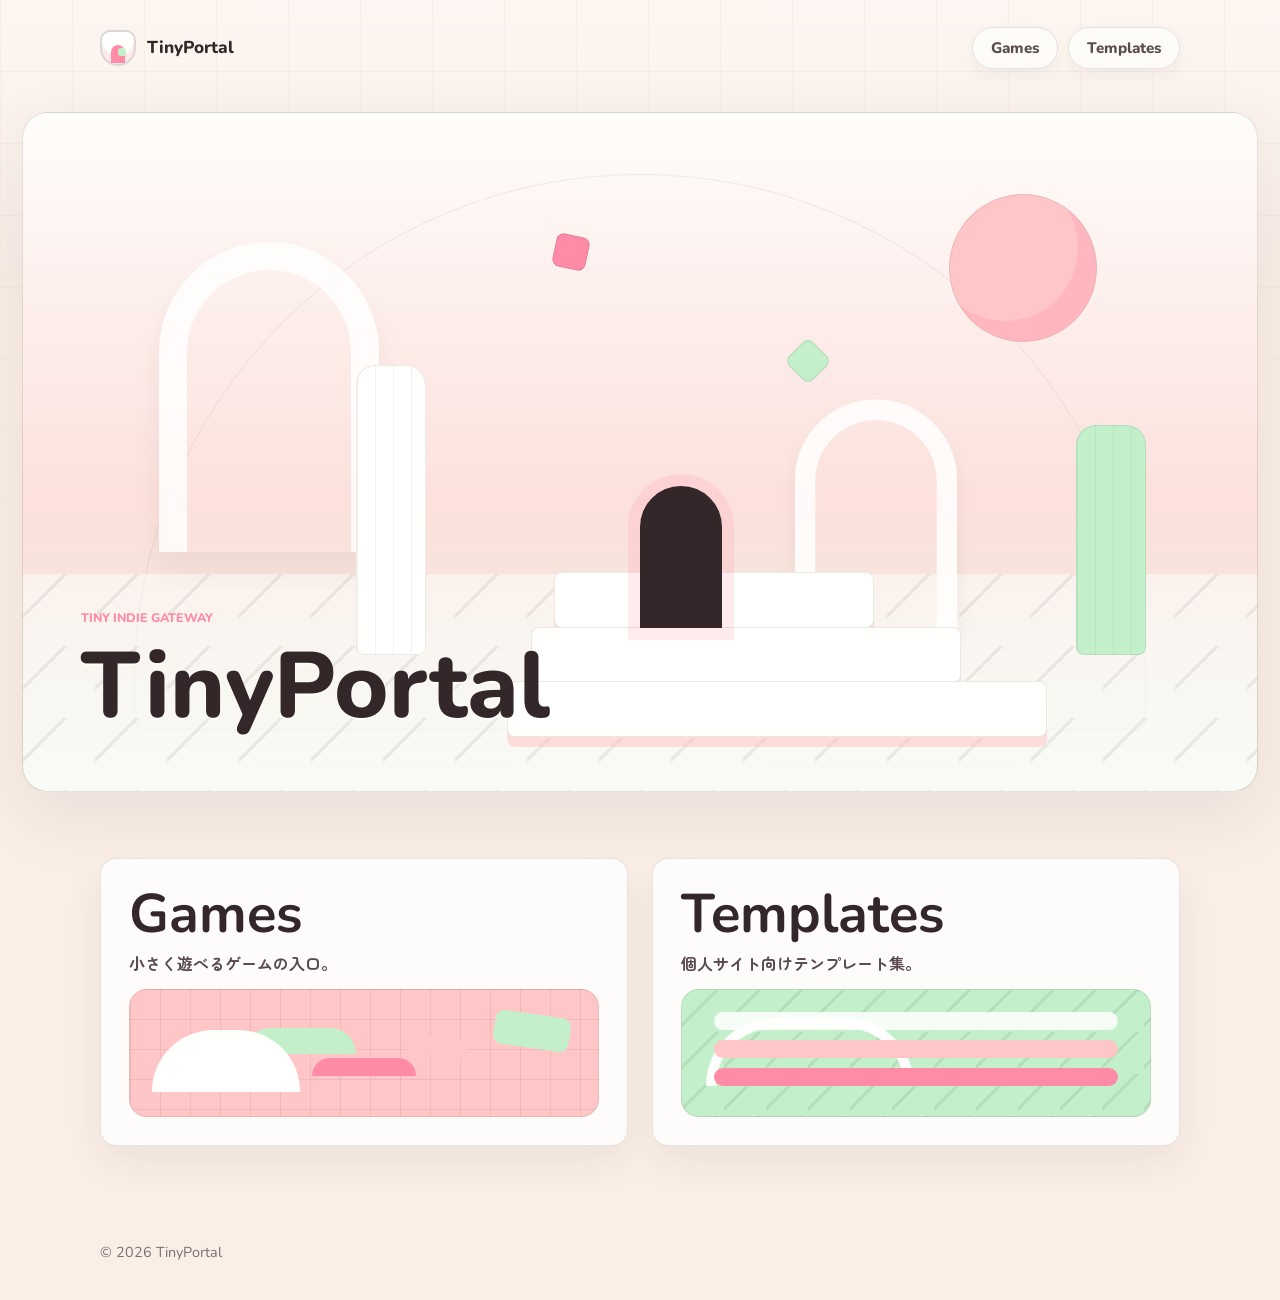
<file: index.html>
<!DOCTYPE html>
<html lang="ja">
<head>
  <meta charset="UTF-8">
  <meta name="viewport" content="width=device-width, initial-scale=1.0">
  <meta name="description" content="小さなゲームとテンプレートを探索するポータルサイト。">
  <title>TinyPortal</title>
  <link rel="preconnect" href="https://fonts.googleapis.com">
  <link rel="preconnect" href="https://fonts.gstatic.com" crossorigin>
  <link href="https://fonts.googleapis.com/css2?family=Nunito:wght@600;700;800;900&family=Zen+Maru+Gothic:wght@400;500;700;900&display=swap" rel="stylesheet">
  <link rel="stylesheet" href="style.css">
</head>
<body class="portal-site">
  <header class="site-header portal-header">
    <a class="brand portal-brand" href="index.html" aria-label="TinyPortal">
      <span class="brand-mark portal-brand-mark" aria-hidden="true"></span>
      <span>TinyPortal</span>
    </a>
    <nav class="site-nav portal-nav" aria-label="サイト内ナビゲーション">
      <a href="games.html">Games</a>
      <a href="templates.html">Templates</a>
    </nav>
  </header>

  <main>
    <section class="portal-hero" aria-labelledby="site-title">
      <div class="world-art" aria-label="階段とアーチが浮かぶインディーゲーム風のキービジュアル">
        <span class="world-sun"></span>
        <span class="world-arch world-arch-left"></span>
        <span class="world-arch world-arch-right"></span>
        <span class="world-column world-column-left"></span>
        <span class="world-column world-column-right"></span>
        <span class="world-stair world-stair-one"></span>
        <span class="world-stair world-stair-two"></span>
        <span class="world-stair world-stair-three"></span>
        <span class="world-object world-object-pink"></span>
        <span class="world-object world-object-green"></span>
        <span class="world-door"></span>
        <div class="portal-hero-copy">
          <p class="section-label">tiny indie gateway</p>
          <h1 id="site-title">TinyPortal</h1>
        </div>
      </div>
    </section>

    <section class="portal-gateway" aria-label="ポータルメニュー">
      <a class="portal-card ui-card" href="games.html">
        <span class="portal-card-art portal-card-games" aria-hidden="true"></span>
        <strong>Games</strong>
        <small>小さく遊べるゲームの入口。</small>
      </a>

      <a class="portal-card ui-card" href="templates.html">
        <span class="portal-card-art portal-card-templates" aria-hidden="true"></span>
        <strong>Templates</strong>
        <small>個人サイト向けテンプレート集。</small>
      </a>
    </section>
  </main>

  <footer class="site-footer portal-footer">
    <p>© 2026 TinyPortal</p>
  </footer>
</body>
</html>
</file>
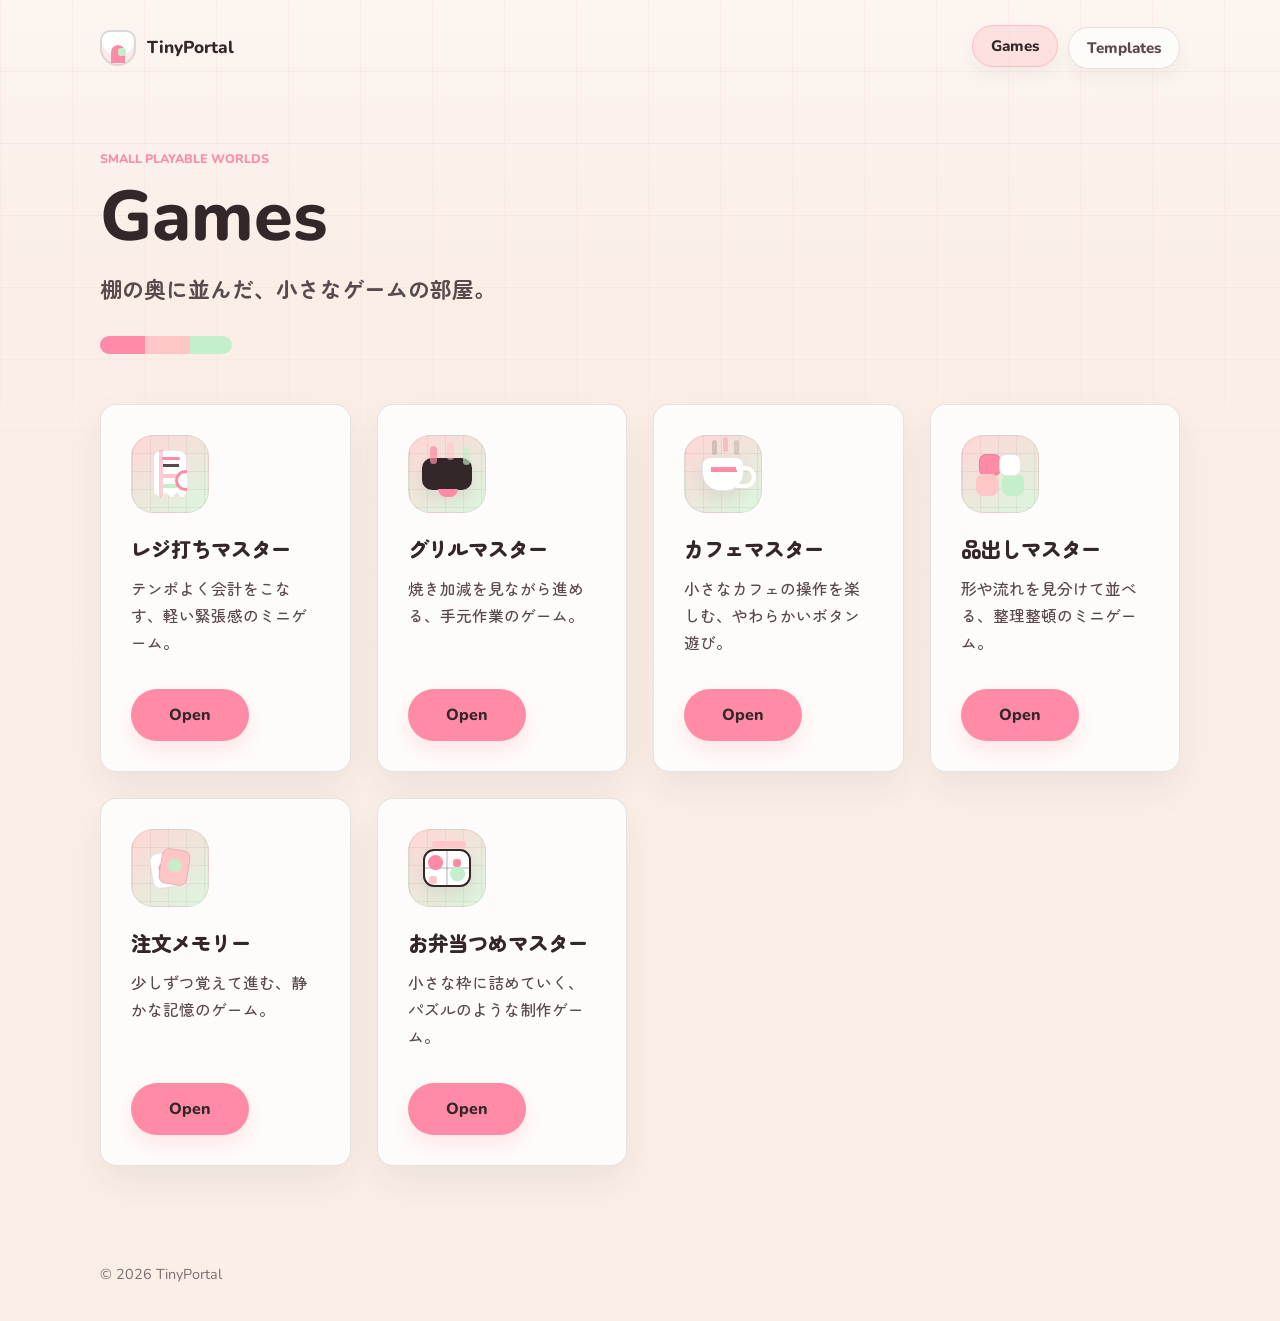
<file: games.html>
<!DOCTYPE html>
<html lang="ja">
<head>
  <meta charset="UTF-8">
  <meta name="viewport" content="width=device-width, initial-scale=1.0">
  <meta name="description" content="TinyPortalの小さなゲーム一覧。">
  <title>Games | TinyPortal</title>
  <link rel="preconnect" href="https://fonts.googleapis.com">
  <link rel="preconnect" href="https://fonts.gstatic.com" crossorigin>
  <link href="https://fonts.googleapis.com/css2?family=Nunito:wght@600;700;800;900&family=Zen+Maru+Gothic:wght@400;500;700;900&display=swap" rel="stylesheet">
  <link rel="stylesheet" href="style.css">
</head>
<body class="portal-site">
  <header class="site-header portal-header">
    <a class="brand portal-brand" href="index.html" aria-label="TinyPortal">
      <span class="brand-mark portal-brand-mark" aria-hidden="true"></span>
      <span>TinyPortal</span>
    </a>
    <nav class="site-nav portal-nav" aria-label="サイト内ナビゲーション">
      <a href="games.html" aria-current="page">Games</a>
      <a href="templates.html">Templates</a>
    </nav>
  </header>

  <main class="portal-page">
    <section class="hero-page-title" aria-labelledby="games-title">
      <p class="section-label">small playable worlds</p>
      <h1 id="games-title">Games</h1>
      <p class="lead">棚の奥に並んだ、小さなゲームの部屋。</p>
    </section>

    <section class="games portal-games" id="games" aria-label="ゲーム一覧">
      <div class="game-grid">
        <article class="game-card game-card-cashier ui-card">
          <div class="game-icon" aria-hidden="true"><span></span></div>
          <h3>レジ打ちマスター</h3>
          <p>テンポよく会計をこなす、軽い緊張感のミニゲーム。</p>
          <a class="play-button ui-button" href="https://shrimp7260-png.github.io/cashier_game/">Open</a>
        </article>

        <article class="game-card game-card-grill ui-card">
          <div class="game-icon" aria-hidden="true"><span></span></div>
          <h3>グリルマスター</h3>
          <p>焼き加減を見ながら進める、手元作業のゲーム。</p>
          <a class="play-button ui-button" href="https://shrimp7260-png.github.io/grill_game/">Open</a>
        </article>

        <article class="game-card game-card-cafe ui-card">
          <div class="game-icon" aria-hidden="true"><span></span></div>
          <h3>カフェマスター</h3>
          <p>小さなカフェの操作を楽しむ、やわらかいボタン遊び。</p>
          <a class="play-button ui-button" href="https://shrimp7260-png.github.io/cafe_button/">Open</a>
        </article>

        <article class="game-card game-card-sort ui-card">
          <div class="game-icon" aria-hidden="true"><span></span></div>
          <h3>品出しマスター</h3>
          <p>形や流れを見分けて並べる、整理整頓のミニゲーム。</p>
          <a class="play-button ui-button" href="https://shrimp7260-png.github.io/sort_game/">Open</a>
        </article>

        <article class="game-card game-card-memory ui-card">
          <div class="game-icon" aria-hidden="true"><span></span></div>
          <h3>注文メモリー</h3>
          <p>少しずつ覚えて進む、静かな記憶のゲーム。</p>
          <a class="play-button ui-button" href="https://shrimp7260-png.github.io/memory_game/">Open</a>
        </article>

        <article class="game-card game-card-bento ui-card">
          <div class="game-icon" aria-hidden="true"><span></span></div>
          <h3>お弁当つめマスター</h3>
          <p>小さな枠に詰めていく、パズルのような制作ゲーム。</p>
          <a class="play-button ui-button" href="https://shrimp7260-png.github.io/bento_game/">Open</a>
        </article>
      </div>
    </section>
  </main>

  <footer class="site-footer portal-footer">
    <p>© 2026 TinyPortal</p>
  </footer>
</body>
</html>
</file>
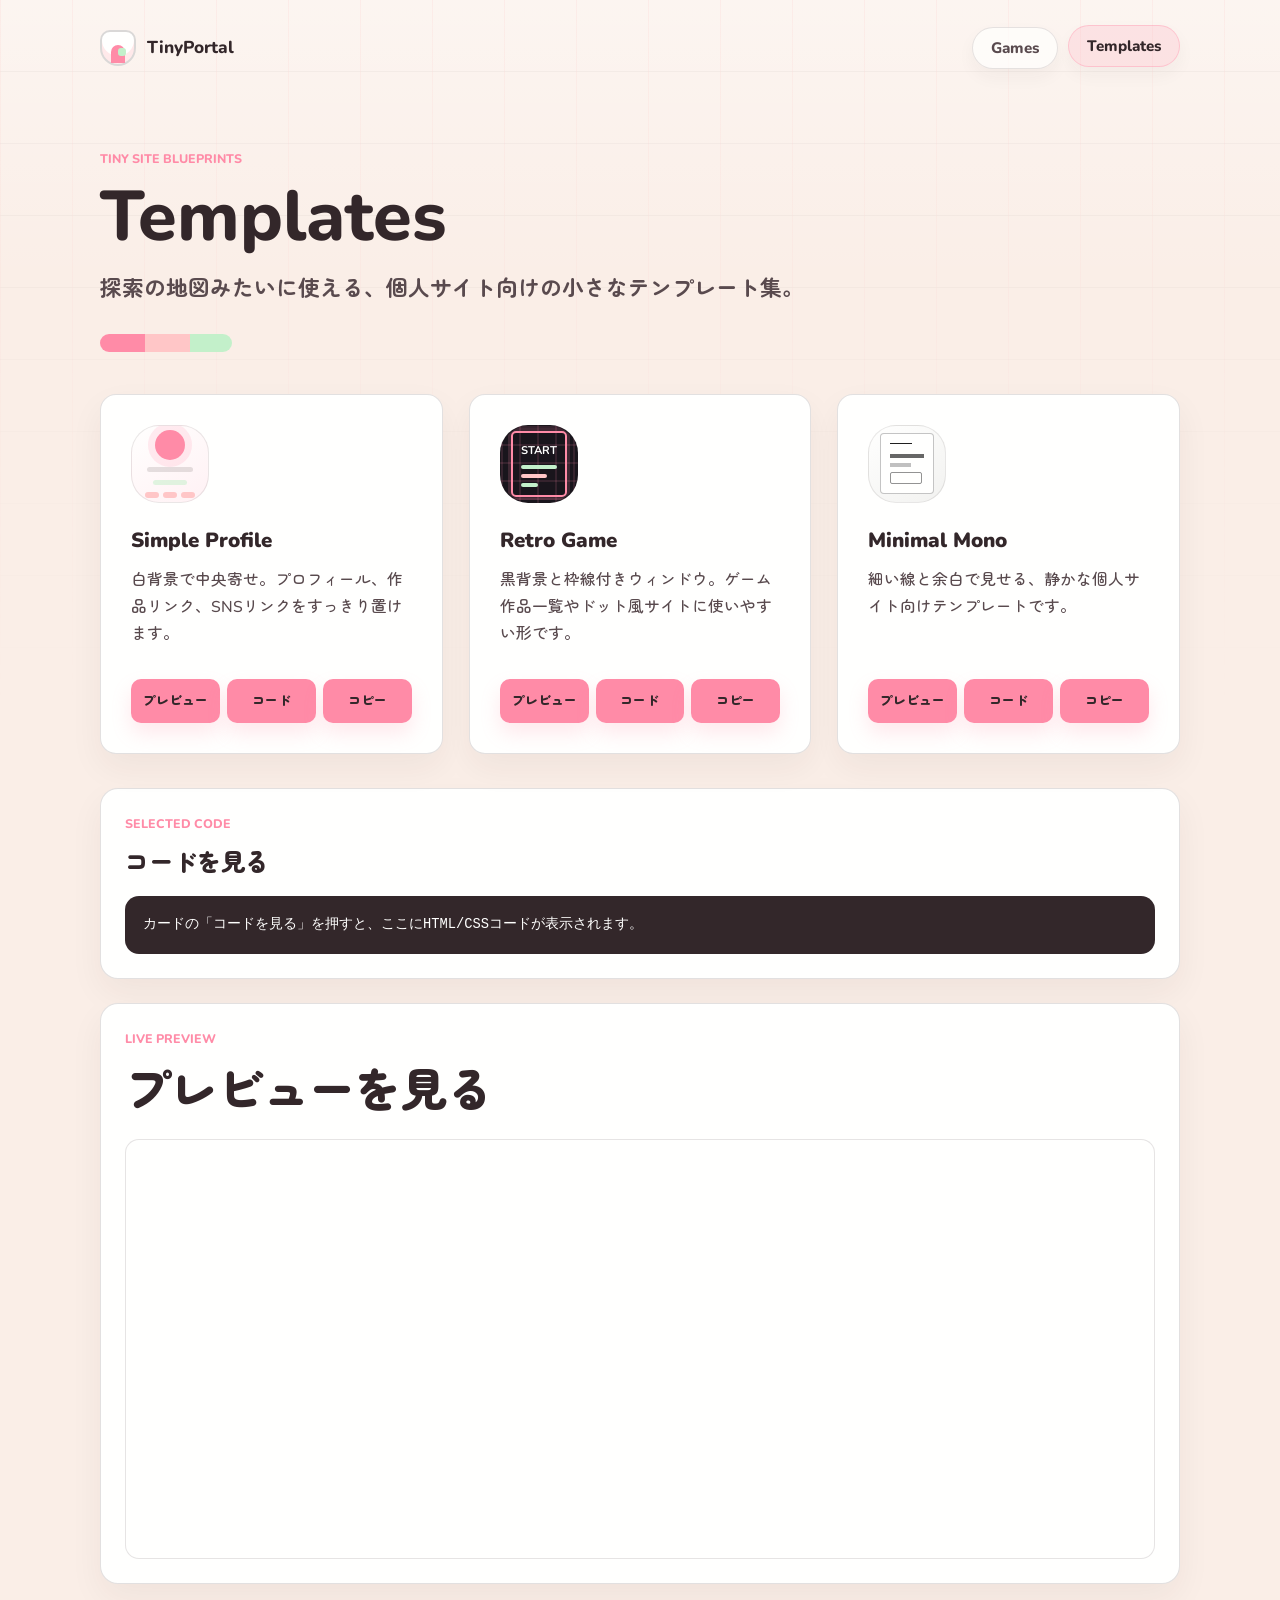
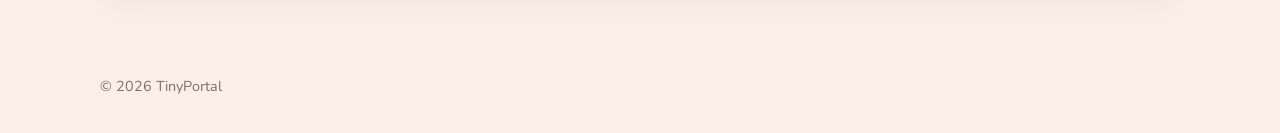
<file: templates.html>
<!DOCTYPE html>
<html lang="ja">
<head>
  <meta charset="UTF-8">
  <meta name="viewport" content="width=device-width, initial-scale=1.0">
  <meta name="description" content="TinyPortalの個人サイト向けHTML/CSSテンプレート集。">
  <title>Templates | TinyPortal</title>
  <link rel="preconnect" href="https://fonts.googleapis.com">
  <link rel="preconnect" href="https://fonts.gstatic.com" crossorigin>
  <link href="https://fonts.googleapis.com/css2?family=Nunito:wght@600;700;800;900&family=Zen+Maru+Gothic:wght@400;500;700;900&display=swap" rel="stylesheet">
  <link rel="stylesheet" href="style.css">
  <link rel="stylesheet" href="templates.css">
</head>
<body class="portal-site">
  <header class="site-header portal-header">
    <a class="brand portal-brand" href="index.html" aria-label="TinyPortal">
      <span class="brand-mark portal-brand-mark" aria-hidden="true"></span>
      <span>TinyPortal</span>
    </a>
    <nav class="site-nav portal-nav" aria-label="サイト内ナビゲーション">
      <a href="games.html">Games</a>
      <a href="templates.html" aria-current="page">Templates</a>
    </nav>
  </header>

  <main class="templates-page portal-page">
    <section class="templates-hero hero-page-title" aria-labelledby="templates-title">
      <p class="section-label">tiny site blueprints</p>
      <h1 id="templates-title">Templates</h1>
      <p class="lead">探索の地図みたいに使える、個人サイト向けの小さなテンプレート集。</p>
    </section>

    <section class="template-list" aria-label="テンプレート一覧">
      <article class="template-card ui-card">
        <div class="template-preview simple-preview" aria-hidden="true">
          <div class="preview-avatar"></div>
          <span></span>
          <span></span>
          <div class="preview-links"><i></i><i></i><i></i></div>
        </div>
        <div class="template-body">
          <h2>Simple Profile</h2>
          <p>白背景で中央寄せ。プロフィール、作品リンク、SNSリンクをすっきり置けます。</p>
          <div class="template-actions">
            <button type="button" data-action="preview" data-template="simple">プレビュー</button>
            <button type="button" data-action="code" data-template="simple">コード</button>
            <button type="button" data-action="copy" data-template="simple">コピー</button>
          </div>
        </div>
      </article>

      <article class="template-card ui-card">
        <div class="template-preview retro-preview" aria-hidden="true">
          <div class="retro-window">
            <b>START</b>
            <span></span>
            <span></span>
            <span></span>
          </div>
        </div>
        <div class="template-body">
          <h2>Retro Game</h2>
          <p>黒背景と枠線付きウィンドウ。ゲーム作品一覧やドット風サイトに使いやすい形です。</p>
          <div class="template-actions">
            <button type="button" data-action="preview" data-template="retro">プレビュー</button>
            <button type="button" data-action="code" data-template="retro">コード</button>
            <button type="button" data-action="copy" data-template="retro">コピー</button>
          </div>
        </div>
      </article>

      <article class="template-card ui-card">
        <div class="template-preview mono-preview" aria-hidden="true">
          <div class="mono-card">
            <i></i>
            <span></span>
            <span></span>
            <em></em>
          </div>
        </div>
        <div class="template-body">
          <h2>Minimal Mono</h2>
          <p>細い線と余白で見せる、静かな個人サイト向けテンプレートです。</p>
          <div class="template-actions">
            <button type="button" data-action="preview" data-template="dark">プレビュー</button>
            <button type="button" data-action="code" data-template="dark">コード</button>
            <button type="button" data-action="copy" data-template="dark">コピー</button>
          </div>
        </div>
      </article>
    </section>

    <section class="code-panel ui-card" id="codePanel" aria-live="polite">
      <div class="code-panel-head">
        <div>
          <p class="section-label">selected code</p>
          <h2 id="codeTitle">コードを見る</h2>
        </div>
        <p id="copyStatus" class="copy-status" role="status"></p>
      </div>
      <pre><code id="templateCode">カードの「コードを見る」を押すと、ここにHTML/CSSコードが表示されます。</code></pre>
    </section>

    <section class="live-preview-panel ui-card" id="previewPanel" aria-live="polite">
      <div class="code-panel-head">
        <div>
          <p class="section-label">live preview</p>
          <h2 id="previewTitle">プレビューを見る</h2>
        </div>
      </div>
      <iframe id="templatePreview" title="テンプレートのライブプレビュー"></iframe>
    </section>
  </main>

  <footer class="site-footer portal-footer">
    <p>© 2026 TinyPortal</p>
  </footer>

  <script src="templates.js"></script>
</body>
</html>
</file>
<file: style.css>
:root {
  --bg: #faeee7;
  --main: #ff8ba7;
  --accent: #ffc6c7;
  --tertiary: #c3f0ca;
  --text: #33272a;
  --muted: #594a4e;
  --card: #fffffe;
  --border: rgba(51, 39, 42, 0.14);
  --soft-main: rgba(255, 139, 167, 0.2);
  --soft-accent: rgba(255, 198, 199, 0.4);
  --soft-tertiary: rgba(195, 240, 202, 0.52);
  --card-shadow: 0 14px 34px rgba(51, 39, 42, 0.055);
  --font-rounded: "Nunito", "Zen Maru Gothic", "M PLUS Rounded 1c", "Hiragino Maru Gothic ProN", "Yu Gothic", "Meiryo", system-ui, sans-serif;
}

* {
  box-sizing: border-box;
}

html {
  scroll-behavior: smooth;
}

body {
  margin: 0;
  min-height: 100vh;
  background: var(--bg);
  color: var(--text);
  font-family: var(--font-rounded);
  line-height: 1.75;
}

body::before {
  position: fixed;
  inset: 0;
  z-index: -2;
  pointer-events: none;
  background:
    radial-gradient(circle at 12% 10%, rgba(255, 198, 199, 0.36), transparent 25rem),
    radial-gradient(circle at 88% 30%, rgba(195, 240, 202, 0.42), transparent 24rem);
  content: "";
}

a {
  color: inherit;
  text-decoration: none;
}

.site-header,
.hero,
.games,
.site-footer {
  width: min(1080px, calc(100% - 44px));
  margin-inline: auto;
}

.site-header {
  display: flex;
  align-items: center;
  justify-content: space-between;
  padding: 26px 0;
}

.brand {
  display: inline-flex;
  align-items: center;
  gap: 11px;
  min-height: 44px;
  font-family: var(--font-rounded);
  font-size: 1.08rem;
  font-weight: 800;
}

.brand-mark {
  position: relative;
  width: 36px;
  height: 36px;
  border: 2px solid var(--main);
  border-radius: 14px;
  background: var(--card);
}

.brand-mark::before,
.brand-mark::after {
  position: absolute;
  border-radius: 999px;
  content: "";
}

.brand-mark::before {
  width: 14px;
  height: 14px;
  left: 7px;
  top: 7px;
  background: var(--accent);
}

.brand-mark::after {
  width: 11px;
  height: 11px;
  right: 6px;
  bottom: 6px;
  background: var(--main);
}

.site-nav a {
  display: inline-flex;
  align-items: center;
  justify-content: center;
  min-height: 42px;
  padding: 0 18px;
  border: 1px solid var(--border);
  border-radius: 999px;
  background: rgba(255, 255, 255, 0.5);
  color: var(--muted);
  font-family: var(--font-rounded);
  font-size: 0.95rem;
  font-weight: 800;
}

.site-nav {
  display: flex;
  align-items: center;
  justify-content: flex-end;
  gap: 10px;
  flex-wrap: wrap;
}

.hero {
  display: grid;
  grid-template-columns: minmax(0, 1fr) minmax(310px, 0.82fr);
  align-items: center;
  gap: clamp(42px, 8vw, 92px);
  min-height: calc(100vh - 96px);
  padding: 34px 0 82px;
}

.hero-text {
  max-width: 620px;
}

.section-label {
  margin: 0 0 13px;
  color: var(--main);
  font-family: var(--font-rounded);
  font-size: 0.78rem;
  font-weight: 800;
  letter-spacing: 0;
  text-transform: uppercase;
}

h1,
h2,
h3,
p {
  margin-top: 0;
}

h1 {
  margin-bottom: 20px;
  font-family: var(--font-rounded);
  font-size: clamp(3.2rem, 8.6vw, 6.8rem);
  font-weight: 800;
  line-height: 0.98;
}

.lead {
  max-width: 30rem;
  margin-bottom: 0;
  color: var(--muted);
  font-size: clamp(1.08rem, 2vw, 1.36rem);
  font-weight: 700;
}

.hero-art {
  position: relative;
  min-height: 410px;
}

.art-screen {
  position: absolute;
  right: 28px;
  top: 58px;
  display: block;
  width: min(82%, 330px);
  aspect-ratio: 1.06 / 1;
  border: 2px solid rgba(51, 39, 42, 0.12);
  border-radius: 34px;
  background: var(--card);
  box-shadow: 0 18px 40px rgba(51, 39, 42, 0.06);
  animation: screen-float 7s ease-in-out infinite;
}

.screen-bar,
.screen-pill,
.screen-dot,
.screen-line {
  position: absolute;
  display: block;
}

.screen-bar {
  left: 34px;
  right: 34px;
  top: 34px;
  height: 16px;
  border-radius: 999px;
  background: var(--soft-tertiary);
}

.screen-pill {
  left: 34px;
  bottom: 38px;
  width: 44%;
  height: 18px;
  border-radius: 999px;
  background: var(--accent);
}

.screen-dot {
  width: 52px;
  height: 52px;
  border-radius: 18px;
}

.dot-one {
  left: 38px;
  top: 88px;
  background: var(--main);
}

.dot-two {
  left: 104px;
  top: 130px;
  background: var(--accent);
}

.dot-three {
  right: 50px;
  top: 96px;
  background: var(--tertiary);
}

.screen-line {
  height: 10px;
  border-radius: 999px;
  background: rgba(51, 39, 42, 0.12);
}

.line-one {
  right: 42px;
  top: 176px;
  width: 40%;
}

.line-two {
  right: 76px;
  top: 202px;
  width: 26%;
}

.art-tile {
  position: absolute;
  z-index: 1;
  display: block;
  border: 2px solid rgba(51, 39, 42, 0.1);
  border-radius: 26px;
  background: var(--card);
  box-shadow: 0 12px 28px rgba(51, 39, 42, 0.05);
}

.art-tile::before,
.art-tile::after {
  position: absolute;
  border-radius: 999px;
  content: "";
}

.tile-left {
  left: 14px;
  top: 34px;
  width: 104px;
  height: 104px;
  animation: tile-left-float 5.8s ease-in-out infinite;
}

.tile-left::before {
  width: 38px;
  height: 38px;
  left: 19px;
  top: 20px;
  background: var(--accent);
}

.tile-left::after {
  width: 44px;
  height: 12px;
  left: 28px;
  bottom: 24px;
  background: var(--soft-tertiary);
}

.tile-right {
  right: 4px;
  bottom: 50px;
  width: 96px;
  height: 96px;
  animation: tile-right-float 6.4s ease-in-out infinite;
}

.tile-right::before {
  width: 48px;
  height: 18px;
  left: 22px;
  top: 28px;
  background: var(--main);
}

.tile-right::after {
  width: 34px;
  height: 34px;
  right: 18px;
  bottom: 17px;
  background: var(--accent);
}

.art-ring {
  position: absolute;
  left: 62px;
  bottom: 86px;
  width: 74px;
  height: 74px;
  border: 12px solid var(--soft-tertiary);
  border-radius: 50%;
  animation: ring-breathe 5.2s ease-in-out infinite;
}

.art-spark {
  position: absolute;
  width: 16px;
  height: 16px;
  border-radius: 7px;
  background: var(--accent);
}

.spark-one {
  left: 52%;
  top: 18px;
  animation: spark-one-drift 4.8s ease-in-out infinite;
}

.spark-two {
  left: 16%;
  bottom: 58px;
  background: var(--main);
  animation: spark-two-drift 5.6s ease-in-out infinite;
}

.art-blob {
  position: absolute;
  z-index: -1;
  display: block;
  border-radius: 999px;
}

.blob-green {
  right: 0;
  top: 86px;
  width: 270px;
  height: 190px;
  background: var(--soft-tertiary);
  animation: blob-green-drift 8.4s ease-in-out infinite;
}

.blob-yellow {
  left: 8px;
  bottom: 74px;
  width: 190px;
  height: 126px;
  background: var(--soft-accent);
  animation: blob-yellow-drift 7.6s ease-in-out infinite;
}

@keyframes screen-float {
  0%,
  100% {
    transform: translate3d(0, 0, 0) rotate(0deg);
  }

  50% {
    transform: translate3d(0, -10px, 0) rotate(0.7deg);
  }
}

@keyframes tile-left-float {
  0%,
  100% {
    transform: translate3d(0, 0, 0) rotate(-8deg);
  }

  50% {
    transform: translate3d(-4px, -12px, 0) rotate(-4deg);
  }
}

@keyframes tile-right-float {
  0%,
  100% {
    transform: translate3d(0, 0, 0) rotate(7deg);
  }

  50% {
    transform: translate3d(5px, -9px, 0) rotate(3deg);
  }
}

@keyframes ring-breathe {
  0%,
  100% {
    transform: scale(1);
    opacity: 1;
  }

  50% {
    transform: scale(1.08);
    opacity: 0.76;
  }
}

@keyframes spark-one-drift {
  0%,
  100% {
    transform: translate3d(0, 0, 0) rotate(18deg);
  }

  50% {
    transform: translate3d(6px, -8px, 0) rotate(42deg);
  }
}

@keyframes spark-two-drift {
  0%,
  100% {
    transform: translate3d(0, 0, 0) rotate(-18deg);
  }

  50% {
    transform: translate3d(-5px, 7px, 0) rotate(-42deg);
  }
}

@keyframes blob-green-drift {
  0%,
  100% {
    transform: translate3d(0, 0, 0) rotate(-20deg);
  }

  50% {
    transform: translate3d(10px, -8px, 0) rotate(-15deg);
  }
}

@keyframes blob-yellow-drift {
  0%,
  100% {
    transform: translate3d(0, 0, 0) rotate(17deg);
  }

  50% {
    transform: translate3d(-8px, 6px, 0) rotate(12deg);
  }
}

@keyframes icon-bob {
  0%,
  100% {
    transform: translateY(0);
  }

  45% {
    transform: translateY(-4px);
  }
}

@keyframes cashier-lines {
  0%,
  62%,
  100% {
    opacity: 0;
    transform: translateY(4px);
  }

  18%,
  42% {
    opacity: 1;
    transform: translateY(0);
  }
}

@keyframes cashier-dot {
  0%,
  55%,
  100% {
    opacity: 0;
    transform: scale(0.65);
  }

  18%,
  28% {
    opacity: 0.9;
    transform: scale(1);
  }
}

@keyframes grill-wiggle {
  0%,
  100% {
    transform: translateY(0) rotate(0deg);
  }

  32% {
    transform: translateY(-2px) rotate(-4deg);
  }

  64% {
    transform: translateY(1px) rotate(3deg);
  }
}

@keyframes cup-sway {
  0%,
  100% {
    transform: translateY(0) rotate(0deg);
  }

  50% {
    transform: translateY(-2px) rotate(2deg);
  }
}

@keyframes cup-pour {
  0%,
  100% {
    transform: translateY(0) rotate(0deg);
  }

  38%,
  58% {
    transform: translateY(-2px) rotate(-7deg);
  }
}

@keyframes steam-rise {
  0%,
  100% {
    opacity: 0;
    transform: translate3d(0, 8px, 0) scaleY(0.78);
  }

  28% {
    opacity: 0.62;
  }

  68% {
    opacity: 0;
    transform: translate3d(0, -8px, 0) scaleY(1.08);
  }
}

@keyframes grill-heat {
  0%,
  100% {
    opacity: 0;
    transform: translateY(8px) scaleY(0.72);
  }

  36% {
    opacity: 0.68;
  }

  72% {
    opacity: 0;
    transform: translateY(-9px) scaleY(1.08);
  }
}

@keyframes grill-glow {
  0%,
  100% {
    opacity: 0.32;
    transform: scaleX(0.78);
  }

  45% {
    opacity: 0.82;
    transform: scaleX(1);
  }
}

@keyframes cafe-pour {
  0%,
  28%,
  78%,
  100% {
    opacity: 0;
    transform: translate3d(-5px, -6px, 0) rotate(18deg) scaleY(0.2);
  }

  40%,
  62% {
    opacity: 0.82;
    transform: translate3d(0, 0, 0) rotate(18deg) scaleY(1);
  }
}

@keyframes cafe-drop {
  0%,
  36%,
  100% {
    opacity: 0;
    transform: translate3d(-8px, -8px, 0) scale(0.55);
  }

  52% {
    opacity: 0.9;
    transform: translate3d(0, 4px, 0) scale(1);
  }

  70% {
    opacity: 0;
    transform: translate3d(2px, 12px, 0) scale(0.75);
  }
}

@keyframes sort-slide {
  0%,
  100% {
    transform: translateX(0);
  }

  35% {
    transform: translateX(-4px);
  }

  70% {
    transform: translateX(4px);
  }
}

@keyframes sort-arrow-left {
  0%,
  70%,
  100% {
    opacity: 0;
    transform: translateX(6px) rotate(45deg);
  }

  24%,
  48% {
    opacity: 1;
    transform: translateX(0) rotate(45deg);
  }
}

@keyframes sort-arrow-right {
  0%,
  70%,
  100% {
    opacity: 0;
    transform: translateX(-6px) rotate(225deg);
  }

  24%,
  48% {
    opacity: 1;
    transform: translateX(0) rotate(225deg);
  }
}

@keyframes memory-pulse {
  0%,
  100% {
    transform: scale(1);
  }

  50% {
    transform: scale(1.05);
  }
}

@keyframes memory-dots {
  0%,
  100% {
    opacity: 0.36;
    transform: translateY(2px);
  }

  42%,
  66% {
    opacity: 0.9;
    transform: translateY(-2px);
  }
}

@keyframes memory-line {
  0%,
  100% {
    opacity: 0.2;
    transform: scaleX(0.72);
  }

  50% {
    opacity: 0.72;
    transform: scaleX(1);
  }
}

@keyframes bento-lift {
  0%,
  100% {
    transform: translateY(0) rotate(0deg);
  }

  48% {
    transform: translateY(-3px) rotate(-2deg);
  }
}

@keyframes bento-lid {
  0%,
  100% {
    opacity: 0.45;
    transform: translateY(0);
  }

  48% {
    opacity: 0.82;
    transform: translateY(-6px);
  }
}

@keyframes bento-items {
  0%,
  100% {
    transform: translateY(0);
  }

  48% {
    transform: translateY(-2px);
  }
}

.games {
  padding: 16px 0 96px;
}

.section-heading {
  margin-bottom: 30px;
}

h2 {
  margin-bottom: 0;
  font-size: clamp(2rem, 4vw, 2.9rem);
  font-weight: 900;
  line-height: 1.25;
}

.game-grid {
  display: grid;
  grid-template-columns: repeat(auto-fit, minmax(240px, 1fr));
  gap: 26px;
}

.game-card {
  display: flex;
  flex-direction: column;
  min-height: 348px;
  padding: 30px;
  border: 1px solid var(--border);
  border-radius: 18px;
  background: var(--card);
  box-shadow: var(--card-shadow);
  transition: transform 180ms ease, box-shadow 180ms ease, border-color 180ms ease;
}

.game-card:hover {
  border-color: rgba(255, 139, 167, 0.34);
  box-shadow: 0 18px 38px rgba(51, 39, 42, 0.075);
  transform: translateY(-4px);
}

.game-icon {
  position: relative;
  display: grid;
  place-items: center;
  overflow: hidden;
  width: 78px;
  height: 78px;
  margin-bottom: 24px;
  border: 1px solid rgba(51, 39, 42, 0.08);
  border-radius: 28px;
  background:
    linear-gradient(145deg, rgba(255, 198, 199, 0.58), rgba(195, 240, 202, 0.5)),
    var(--card);
}

.game-icon span {
  position: relative;
  z-index: 2;
  display: grid;
  place-items: center;
  width: 52px;
  height: 52px;
  border-radius: 18px;
  background: rgba(255, 255, 255, 0.62);
  font-size: 1.8rem;
  line-height: 1;
  filter: saturate(0.82);
}

.game-icon::before,
.game-icon::after {
  position: absolute;
  z-index: 1;
  pointer-events: none;
  content: "";
}

.game-card-cashier .game-icon span {
  animation: icon-bob 2.5s ease-in-out infinite;
}

.game-card-cashier .game-icon::before {
  right: 11px;
  top: 17px;
  width: 22px;
  height: 16px;
  border-top: 3px solid rgba(51, 39, 42, 0.18);
  border-bottom: 3px solid rgba(51, 39, 42, 0.12);
  border-radius: 4px;
  animation: cashier-lines 2.5s ease-in-out infinite;
}

.game-card-cashier .game-icon::after {
  right: 17px;
  bottom: 17px;
  width: 7px;
  height: 7px;
  border-radius: 50%;
  background: var(--main);
  opacity: 0;
  animation: cashier-dot 2.5s ease-in-out infinite;
}

.game-card-grill .game-icon span {
  animation: grill-wiggle 3.1s ease-in-out infinite;
}

.game-card-grill .game-icon::before {
  left: 25px;
  top: 10px;
  width: 8px;
  height: 24px;
  border-left: 3px solid rgba(170, 68, 40, 0.18);
  border-radius: 999px;
  opacity: 0;
  box-shadow: 13px 3px 0 rgba(255, 139, 167, 0.18);
  animation: grill-heat 2.8s ease-in-out infinite;
}

.game-card-grill .game-icon::after {
  left: 18px;
  bottom: 17px;
  width: 42px;
  height: 8px;
  border-radius: 999px;
  background: linear-gradient(90deg, transparent, rgba(255, 139, 167, 0.5), var(--accent), transparent);
  transform-origin: center;
  animation: grill-glow 2.8s ease-in-out infinite;
}

.game-card-cafe .game-icon span {
  animation: cup-pour 3.2s ease-in-out infinite;
}

.game-card-cafe .game-icon::before {
  left: 20px;
  top: 15px;
  width: 4px;
  height: 28px;
  border-radius: 999px;
  background: rgba(255, 139, 167, 0.5);
  transform-origin: top center;
  opacity: 0;
  animation: cafe-pour 3.2s ease-in-out infinite;
}

.game-card-cafe .game-icon::after {
  left: 27px;
  top: 24px;
  width: 8px;
  height: 8px;
  border-radius: 50%;
  background: rgba(255, 139, 167, 0.58);
  opacity: 0;
  animation: cafe-drop 3.2s 0.12s ease-in-out infinite;
}

.game-card-sort .game-icon span {
  animation: sort-slide 2.8s ease-in-out infinite;
}

.game-card-sort .game-icon::before {
  left: 10px;
  top: 19px;
  width: 18px;
  height: 8px;
  border-top: 3px solid rgba(51, 39, 42, 0.14);
  border-right: 3px solid rgba(51, 39, 42, 0.14);
  transform: rotate(45deg);
  animation: sort-arrow-left 2.8s ease-in-out infinite;
}

.game-card-sort .game-icon::after {
  right: 10px;
  bottom: 19px;
  width: 18px;
  height: 8px;
  border-top: 3px solid rgba(255, 139, 167, 0.38);
  border-right: 3px solid rgba(255, 139, 167, 0.38);
  transform: rotate(225deg);
  animation: sort-arrow-right 2.8s 0.25s ease-in-out infinite;
}

.game-card-memory .game-icon span {
  animation: memory-pulse 3s ease-in-out infinite;
}

.game-card-memory .game-icon::before {
  left: 17px;
  top: 18px;
  width: 7px;
  height: 7px;
  border-radius: 50%;
  background: var(--main);
  box-shadow:
    17px -6px 0 rgba(255, 139, 167, 0.38),
    34px 2px 0 rgba(195, 240, 202, 0.9);
  animation: memory-dots 3s ease-in-out infinite;
}

.game-card-memory .game-icon::after {
  left: 20px;
  bottom: 15px;
  width: 38px;
  height: 8px;
  border-radius: 999px;
  background: rgba(89, 74, 78, 0.12);
  animation: memory-line 3s ease-in-out infinite;
}

.game-card-bento .game-icon span {
  animation: bento-lift 3.2s ease-in-out infinite;
}

.game-card-bento .game-icon::before {
  left: 17px;
  top: 15px;
  width: 42px;
  height: 8px;
  border-radius: 999px;
  background: rgba(255, 139, 167, 0.35);
  animation: bento-lid 3.2s ease-in-out infinite;
}

.game-card-bento .game-icon::after {
  left: 18px;
  bottom: 17px;
  width: 40px;
  height: 10px;
  border-radius: 999px;
  background:
    radial-gradient(circle at 20% 50%, var(--main) 0 4px, transparent 5px),
    radial-gradient(circle at 50% 50%, var(--tertiary) 0 4px, transparent 5px),
    radial-gradient(circle at 80% 50%, var(--accent) 0 4px, transparent 5px);
  opacity: 0.72;
  animation: bento-items 3.2s ease-in-out infinite;
}

.game-card h3 {
  margin-bottom: 12px;
  font-size: 1.28rem;
  font-weight: 900;
  line-height: 1.35;
}

.game-card p {
  margin-bottom: 30px;
  color: var(--muted);
  font-size: 0.98rem;
  font-weight: 500;
}

.play-button {
  display: inline-flex;
  align-items: center;
  justify-content: center;
  width: fit-content;
  min-width: 118px;
  min-height: 52px;
  margin-top: auto;
  padding: 0 28px;
  border-radius: 999px;
  background: var(--main);
  color: var(--text);
  font-family: var(--font-rounded);
  font-size: 1rem;
  font-weight: 800;
  transition: transform 150ms ease, box-shadow 150ms ease, background-color 150ms ease;
}

.play-button:hover {
  background: #ff7f9f;
  box-shadow: 0 10px 20px rgba(255, 139, 167, 0.28);
  transform: translateY(-2px);
}

.play-button:active {
  box-shadow: 0 5px 12px rgba(255, 139, 167, 0.18);
  transform: translateY(1px) scale(0.99);
}

.brand:focus-visible,
.site-nav a:focus-visible,
.play-button:focus-visible {
  outline: 3px solid rgba(195, 240, 202, 0.82);
  outline-offset: 4px;
}

.site-footer {
  padding: 0 0 34px;
  color: rgba(89, 74, 78, 0.78);
  font-size: 0.9rem;
}

.site-footer p {
  margin-bottom: 0;
}

@media (max-width: 880px) {
  .hero {
    grid-template-columns: 1fr;
    gap: 34px;
    min-height: auto;
    padding: 34px 0 70px;
  }

  .hero-art {
    order: -1;
    min-height: 320px;
  }

  .art-screen {
    right: 22px;
    top: 48px;
    width: min(78%, 292px);
  }

  .game-grid {
    grid-template-columns: 1fr;
  }

  .game-card {
    min-height: auto;
  }
}

@media (max-width: 560px) {
  .site-header,
  .hero,
  .games,
  .site-footer {
    width: min(100% - 30px, 1080px);
  }

  .site-header {
    padding: 20px 0;
  }

  .brand {
    font-size: 1rem;
  }

  .brand-mark {
    width: 34px;
    height: 34px;
    border-radius: 13px;
  }

  .site-nav a {
    min-height: 40px;
    padding: 0 14px;
  }

  .hero {
    padding: 24px 0 58px;
  }

  .hero-art {
    min-height: 250px;
  }

  h1 {
    font-size: clamp(3rem, 17vw, 4.25rem);
  }

  .lead {
    font-size: 1.06rem;
  }

  .art-screen {
    right: 12px;
    top: 38px;
    width: min(76%, 232px);
    border-radius: 28px;
  }

  .screen-bar {
    left: 26px;
    right: 26px;
    top: 28px;
    height: 13px;
  }

  .screen-dot {
    width: 40px;
    height: 40px;
    border-radius: 15px;
  }

  .dot-one {
    left: 28px;
    top: 72px;
  }

  .dot-two {
    left: 78px;
    top: 104px;
  }

  .dot-three {
    right: 34px;
    top: 80px;
  }

  .screen-line {
    height: 8px;
  }

  .line-one {
    right: 32px;
    top: 146px;
  }

  .line-two {
    right: 56px;
    top: 166px;
  }

  .screen-pill {
    left: 28px;
    bottom: 30px;
    height: 14px;
  }

  .tile-left {
    left: 4px;
    top: 18px;
    width: 76px;
    height: 76px;
    border-radius: 22px;
  }

  .tile-right {
    right: 0;
    bottom: 34px;
    width: 72px;
    height: 72px;
    border-radius: 22px;
  }

  .art-ring {
    left: 42px;
    bottom: 54px;
    width: 56px;
    height: 56px;
    border-width: 10px;
  }

  .blob-green {
    top: 62px;
    width: 210px;
    height: 148px;
  }

  .blob-yellow {
    bottom: 48px;
    width: 150px;
    height: 96px;
  }

  .games {
    padding-bottom: 76px;
  }

  .game-grid {
    gap: 14px;
  }

  .game-card {
    display: grid;
    grid-template-columns: 66px minmax(0, 1fr);
    align-items: start;
    column-gap: 16px;
    padding: 18px;
  }

  .game-icon {
    grid-row: 1 / 4;
    width: 66px;
    height: 66px;
    margin-bottom: 0;
    border-radius: 22px;
  }

  .game-icon span {
    width: 46px;
    height: 46px;
    border-radius: 16px;
    font-size: 1.45rem;
  }

  .game-card-grill .game-icon::before {
    left: 20px;
    top: 8px;
    height: 21px;
  }

  .game-card-grill .game-icon::after {
    left: 15px;
    bottom: 14px;
    width: 36px;
  }

  .game-card-cafe .game-icon::before {
    left: 17px;
    top: 13px;
    height: 24px;
  }

  .game-card-cafe .game-icon::after {
    left: 24px;
    top: 21px;
    width: 7px;
    height: 7px;
  }

  .game-card h3 {
    grid-column: 2;
    margin-bottom: 5px;
    font-size: 1.08rem;
  }

  .game-card p {
    grid-column: 2;
    margin-bottom: 14px;
    font-size: 0.9rem;
    line-height: 1.58;
  }

  .play-button {
    grid-column: 2;
    width: 100%;
    min-height: 48px;
    margin-top: 0;
    padding: 0 20px;
  }
}

@media (prefers-reduced-motion: reduce) {
  *,
  *::before,
  *::after {
    scroll-behavior: auto !important;
  }

  .art-screen,
  .tile-left,
  .tile-right,
  .art-ring,
  .spark-one,
  .spark-two,
  .blob-green,
  .blob-yellow,
  .game-icon span,
  .game-icon::before,
  .game-icon::after {
    animation: none;
  }
}

/* TinyPortal world layer */
.portal-site {
  background:
    linear-gradient(180deg, rgba(255, 255, 254, 0.42), rgba(250, 238, 231, 0) 280px),
    var(--bg);
}

.portal-site::before {
  background:
    linear-gradient(90deg, rgba(255, 198, 199, 0.18) 1px, transparent 1px),
    linear-gradient(0deg, rgba(51, 39, 42, 0.045) 1px, transparent 1px);
  background-size: 72px 72px;
  mask-image: linear-gradient(to bottom, black, transparent 78%);
}

.portal-header {
  position: relative;
  z-index: 4;
}

.portal-brand {
  color: var(--text);
}

.portal-brand-mark {
  border-color: rgba(51, 39, 42, 0.18);
  border-radius: 10px 10px 18px 18px;
  box-shadow: inset 0 -8px 0 rgba(255, 198, 199, 0.38);
}

.portal-brand-mark::before {
  width: 14px;
  height: 18px;
  left: 9px;
  top: 13px;
  border-radius: 999px 999px 4px 4px;
  background: var(--main);
}

.portal-brand-mark::after {
  width: 8px;
  height: 8px;
  right: 8px;
  bottom: 8px;
  border-radius: 3px;
  background: var(--tertiary);
}

.portal-nav a {
  border-color: rgba(51, 39, 42, 0.12);
  background: rgba(255, 255, 254, 0.68);
  box-shadow: 0 8px 18px rgba(51, 39, 42, 0.045);
  transition: transform 160ms ease, box-shadow 160ms ease, background-color 160ms ease, border-color 160ms ease;
}

.portal-nav a:hover,
.portal-nav a[aria-current="page"] {
  border-color: rgba(255, 139, 167, 0.42);
  background: rgba(255, 198, 199, 0.42);
  color: var(--text);
  transform: translateY(-2px);
}

.portal-hero {
  width: 100%;
  padding: 16px 0 38px;
}

.world-art {
  position: relative;
  display: grid;
  place-items: end start;
  width: min(100% - 44px, 1240px);
  min-height: clamp(430px, 66vw, 680px);
  margin: 0 auto;
  overflow: hidden;
  border: 1px solid rgba(51, 39, 42, 0.12);
  border-radius: 26px;
  background:
    linear-gradient(180deg, rgba(255, 255, 254, 0.86), rgba(255, 198, 199, 0.34) 58%, rgba(195, 240, 202, 0.34)),
    var(--bg);
  box-shadow: 0 24px 70px rgba(51, 39, 42, 0.08);
}

.world-art::before,
.world-art::after {
  position: absolute;
  pointer-events: none;
  content: "";
}

.world-art::before {
  inset: 9%;
  border: 1px solid rgba(51, 39, 42, 0.08);
  border-radius: 999px 999px 24px 24px;
}

.world-art::after {
  left: 0;
  right: 0;
  bottom: 0;
  height: 32%;
  background:
    linear-gradient(135deg, transparent 0 28px, rgba(51, 39, 42, 0.08) 29px 31px, transparent 32px),
    linear-gradient(180deg, rgba(255, 255, 254, 0.5), rgba(255, 255, 254, 0.74));
  background-size: 72px 72px, auto;
}

.portal-hero-copy {
  position: relative;
  z-index: 3;
  max-width: 680px;
  padding: clamp(26px, 5vw, 58px);
}

.portal-hero-copy h1 {
  margin-bottom: 0;
  color: var(--text);
  font-size: 5.8rem;
  text-shadow: 0 2px 0 rgba(255, 255, 254, 0.72);
}

.world-sun,
.world-arch,
.world-column,
.world-stair,
.world-object,
.world-door {
  position: absolute;
  display: block;
}

.world-sun {
  right: 13%;
  top: 12%;
  width: clamp(72px, 12vw, 148px);
  height: clamp(72px, 12vw, 148px);
  border: 1px solid rgba(51, 39, 42, 0.1);
  border-radius: 50%;
  background: var(--accent);
  box-shadow: inset -18px -20px 0 rgba(255, 139, 167, 0.28);
}

.world-arch {
  z-index: 1;
  width: clamp(120px, 19vw, 220px);
  height: clamp(170px, 27vw, 310px);
  border: clamp(14px, 2.4vw, 28px) solid rgba(255, 255, 254, 0.84);
  border-bottom: 0;
  border-radius: 999px 999px 0 0;
  box-shadow: 0 16px 28px rgba(51, 39, 42, 0.055);
}

.world-arch-left {
  left: 11%;
  top: 19%;
}

.world-arch-right {
  right: 22%;
  bottom: 18%;
  transform: scale(0.74);
}

.world-column {
  z-index: 2;
  width: clamp(40px, 6vw, 70px);
  height: clamp(170px, 26vw, 290px);
  bottom: 20%;
  border: 1px solid rgba(51, 39, 42, 0.09);
  border-radius: 20px 20px 8px 8px;
  background:
    linear-gradient(90deg, rgba(51, 39, 42, 0.06) 1px, transparent 1px),
    var(--card);
  background-size: 18px auto;
}

.world-column-left {
  left: 27%;
}

.world-column-right {
  right: 9%;
  height: clamp(130px, 20vw, 230px);
  background-color: var(--tertiary);
}

.world-stair {
  z-index: 2;
  height: clamp(30px, 4.8vw, 56px);
  border: 1px solid rgba(51, 39, 42, 0.1);
  border-radius: 8px;
  background: var(--card);
  box-shadow: 0 10px 0 rgba(255, 198, 199, 0.55);
}

.world-stair-one {
  right: 31%;
  bottom: 24%;
  width: clamp(138px, 26vw, 320px);
}

.world-stair-two {
  right: 24%;
  bottom: 16%;
  width: clamp(176px, 34vw, 430px);
}

.world-stair-three {
  right: 17%;
  bottom: 8%;
  width: clamp(210px, 43vw, 540px);
}

.world-object {
  z-index: 3;
  width: 34px;
  height: 34px;
  border: 1px solid rgba(51, 39, 42, 0.12);
  border-radius: 8px;
  animation: portal-drift 6.5s ease-in-out infinite;
}

.world-object-pink {
  left: 43%;
  top: 18%;
  background: var(--main);
  transform: rotate(12deg);
}

.world-object-green {
  right: 35%;
  top: 34%;
  background: var(--tertiary);
  animation-delay: -2s;
  transform: rotate(45deg);
}

.world-door {
  z-index: 3;
  left: 50%;
  bottom: 24%;
  width: clamp(48px, 7vw, 82px);
  height: clamp(82px, 12vw, 142px);
  border: 2px solid rgba(51, 39, 42, 0.18);
  border-radius: 999px 999px 8px 8px;
  background: var(--text);
  box-shadow: 0 0 0 12px rgba(255, 139, 167, 0.18);
}

.portal-gateway {
  display: grid;
  grid-template-columns: repeat(2, minmax(0, 1fr));
  gap: 24px;
  width: min(1080px, calc(100% - 44px));
  margin: 0 auto;
  padding: 28px 0 94px;
}

.ui-card {
  border-color: rgba(51, 39, 42, 0.12);
  border-radius: 16px;
  background: rgba(255, 255, 254, 0.82);
  box-shadow: 0 16px 38px rgba(51, 39, 42, 0.065);
}

.portal-card {
  position: relative;
  display: grid;
  grid-template-columns: 1fr;
  grid-template-rows: auto auto minmax(118px, 1fr);
  gap: 10px;
  min-height: 280px;
  overflow: hidden;
  padding: 28px;
  border: 1px solid rgba(51, 39, 42, 0.12);
  color: var(--text);
  transition: transform 180ms ease, box-shadow 180ms ease, border-color 180ms ease;
}

.portal-card:hover {
  border-color: rgba(255, 139, 167, 0.4);
  box-shadow: 0 24px 48px rgba(51, 39, 42, 0.09);
  transform: translateY(-6px);
}

.portal-card-art {
  position: relative;
  grid-column: 1;
  grid-row: 3;
  align-self: stretch;
  justify-self: stretch;
  width: 100%;
  min-height: 128px;
  border: 1px solid rgba(51, 39, 42, 0.1);
  border-radius: 18px;
  background:
    linear-gradient(90deg, rgba(51, 39, 42, 0.08) 1px, transparent 1px),
    linear-gradient(0deg, rgba(51, 39, 42, 0.08) 1px, transparent 1px),
    var(--accent);
  background-size: 30px 30px;
}

.portal-card-art::before,
.portal-card-art::after {
  position: absolute;
  content: "";
}

.portal-card-games::before {
  left: 22px;
  bottom: 24px;
  width: min(38%, 148px);
  height: 62px;
  border-radius: 999px 999px 10px 10px;
  background: var(--card);
  box-shadow:
    74px -20px 0 -18px var(--tertiary),
    138px 6px 0 -22px var(--main);
}

.portal-card-games::after {
  right: 28px;
  top: 24px;
  width: 76px;
  height: 34px;
  border-radius: 9px;
  background: var(--tertiary);
  box-shadow: -92px 28px 0 -8px var(--accent);
  transform: rotate(8deg);
}

.portal-card-templates {
  background:
    linear-gradient(135deg, transparent 0 23px, rgba(51, 39, 42, 0.09) 24px 26px, transparent 27px),
    var(--tertiary);
  background-size: 42px 42px;
}

.portal-card-templates::before {
  left: 24px;
  top: 28px;
  width: min(46%, 188px);
  height: 58px;
  border: 10px solid var(--card);
  border-bottom: 0;
  border-radius: 999px 999px 0 0;
}

.portal-card-templates::after {
  left: 32px;
  right: 32px;
  bottom: 30px;
  width: auto;
  height: 18px;
  border-radius: 999px;
  background: var(--main);
  box-shadow: 0 -28px 0 var(--accent), 0 -56px 0 rgba(255, 255, 254, 0.86);
}

.portal-card strong {
  position: relative;
  z-index: 1;
  grid-column: 1;
  font-family: var(--font-rounded);
  font-size: clamp(2.8rem, 5vw, 3.4rem);
  line-height: 1;
  white-space: nowrap;
}

.portal-card small {
  position: relative;
  z-index: 1;
  grid-column: 1;
  max-width: 19rem;
  color: var(--muted);
  font-size: 1rem;
  font-weight: 700;
  overflow: hidden;
  text-overflow: ellipsis;
  white-space: nowrap;
}

.portal-page {
  width: min(1080px, calc(100% - 44px));
  margin: 0 auto;
}

.hero-page-title {
  position: relative;
  max-width: 760px;
  padding: 52px 0 42px;
}

.hero-page-title h1 {
  font-size: 4.4rem;
}

.hero-page-title::after {
  display: block;
  width: 132px;
  height: 18px;
  margin-top: 26px;
  border-radius: 999px;
  background:
    linear-gradient(90deg, var(--main) 0 34%, var(--accent) 34% 68%, var(--tertiary) 68%);
  content: "";
}

.portal-games {
  width: 100%;
  padding-top: 8px;
}

.game-card.ui-card,
.template-card.ui-card {
  border-radius: 16px;
}

.game-card.ui-card:hover,
.template-card.ui-card:hover {
  transform: translateY(-6px);
}

.ui-button,
.template-actions button {
  border-radius: 999px;
  box-shadow: 0 10px 20px rgba(255, 139, 167, 0.2);
}

.ui-button-muted {
  cursor: default;
  opacity: 0.64;
}

.ui-button-muted:hover {
  background: var(--main);
  box-shadow: 0 10px 20px rgba(255, 139, 167, 0.2);
  transform: none;
}

.template-preview,
.code-panel pre,
.live-preview-panel iframe {
  border-radius: 12px;
}

@keyframes portal-drift {
  0%,
  100% {
    translate: 0 0;
  }

  50% {
    translate: 0 -10px;
  }
}

@media (max-width: 880px) {
  .portal-gateway {
    grid-template-columns: 1fr;
  }

  .world-column-left {
    left: 18%;
  }

  .world-arch-right {
    right: 10%;
  }
}

@media (max-width: 560px) {
  .portal-header,
  .portal-page,
  .portal-gateway,
  .portal-footer {
    width: min(100% - 30px, 1080px);
  }

  .portal-hero {
    padding-top: 4px;
  }

  .world-art {
    width: min(100% - 30px, 1080px);
    min-height: 470px;
    border-radius: 18px;
  }

  .portal-hero-copy {
    padding: 22px;
  }

  .portal-hero-copy h1,
  .hero-page-title h1 {
    font-size: 3.1rem;
  }

  .world-column-left,
  .world-arch-left {
    left: 8%;
  }

  .world-column-right {
    right: 6%;
  }

  .world-door {
    left: 46%;
  }

  .world-stair-one {
    right: 18%;
  }

  .world-stair-two {
    right: 10%;
  }

  .world-stair-three {
    right: 4%;
  }

  .portal-gateway {
    padding-bottom: 72px;
  }

  .portal-card {
    grid-template-columns: 1fr;
    grid-template-rows: auto auto minmax(112px, 1fr);
    gap: 9px;
    min-height: 238px;
    padding: 22px;
  }

  .portal-card strong {
    font-size: clamp(2rem, 9.4vw, 2.5rem);
  }

  .portal-card-art {
    width: 100%;
    min-height: 116px;
  }

  .hero-page-title {
    padding: 34px 0 32px;
  }
}

@media (prefers-reduced-motion: reduce) {
  .portal-nav a,
  .portal-card,
  .world-object,
  .game-card.ui-card,
  .template-card.ui-card {
    animation: none;
    transition: none;
  }
}

/* TinyPortal game icon art */
.portal-games .game-icon {
  border-radius: 22px;
  background:
    linear-gradient(90deg, rgba(51, 39, 42, 0.06) 1px, transparent 1px),
    linear-gradient(0deg, rgba(51, 39, 42, 0.06) 1px, transparent 1px),
    linear-gradient(145deg, rgba(255, 198, 199, 0.72), rgba(195, 240, 202, 0.58)),
    var(--card);
  background-size: 18px 18px, 18px 18px, auto, auto;
}

.portal-games .game-icon::before,
.portal-games .game-icon::after {
  display: none;
  animation: none;
}

.portal-games .game-icon span,
.portal-games .game-icon span::before,
.portal-games .game-icon span::after {
  position: absolute;
  display: block;
  content: "";
}

.portal-games .game-icon span {
  z-index: 3;
  width: 48px;
  height: 48px;
  border-radius: 12px;
  background: var(--card);
  box-shadow: 0 8px 16px rgba(51, 39, 42, 0.08);
  filter: none;
}

.portal-games .game-card-cashier .game-icon span {
  width: 34px;
  height: 48px;
  border: 1px solid rgba(51, 39, 42, 0.12);
  border-radius: 8px 8px 4px 4px;
  background:
    linear-gradient(90deg, transparent 0 5px, rgba(255, 139, 167, 0.44) 5px 9px, transparent 9px),
    linear-gradient(var(--muted), var(--muted)) 9px 13px / 16px 3px no-repeat,
    linear-gradient(var(--accent), var(--accent)) 9px 23px / 20px 4px no-repeat,
    linear-gradient(var(--tertiary), var(--tertiary)) 9px 33px / 14px 4px no-repeat,
    var(--card);
  clip-path: polygon(0 0, 100% 0, 100% 88%, 86% 100%, 70% 88%, 54% 100%, 38% 88%, 22% 100%, 0 88%);
}

.portal-games .game-card-cashier .game-icon span::before {
  right: -10px;
  bottom: 6px;
  width: 15px;
  height: 15px;
  border: 3px solid var(--main);
  border-radius: 50%;
  background: var(--card);
}

.portal-games .game-card-cashier .game-icon span::after {
  left: 8px;
  top: 6px;
  width: 18px;
  height: 3px;
  border-radius: 999px;
  background: var(--main);
}

.portal-games .game-card-grill .game-icon span {
  width: 50px;
  height: 32px;
  border: 1px solid rgba(51, 39, 42, 0.14);
  border-radius: 10px;
  background:
    linear-gradient(90deg, rgba(51, 39, 42, 0.2) 2px, transparent 2px 10px) 7px 9px / 10px 14px repeat-x,
    var(--text);
}

.portal-games .game-card-grill .game-icon span::before {
  left: 7px;
  top: -13px;
  width: 7px;
  height: 18px;
  border-radius: 999px;
  background: var(--main);
  opacity: 0.72;
  box-shadow: 17px -4px 0 rgba(255, 198, 199, 0.8), 33px 1px 0 rgba(195, 240, 202, 0.9);
}

.portal-games .game-card-grill .game-icon span::after {
  left: 15px;
  bottom: -8px;
  width: 20px;
  height: 8px;
  border-radius: 0 0 999px 999px;
  background: var(--main);
}

.portal-games .game-card-cafe .game-icon span {
  width: 42px;
  height: 34px;
  border: 1px solid rgba(51, 39, 42, 0.12);
  border-radius: 8px 8px 18px 18px;
  background:
    linear-gradient(var(--main), var(--main)) 8px 9px / 26px 5px no-repeat,
    var(--card);
}

.portal-games .game-card-cafe .game-icon span::before {
  right: -13px;
  top: 8px;
  width: 16px;
  height: 14px;
  border: 4px solid var(--card);
  border-left: 0;
  border-radius: 0 999px 999px 0;
}

.portal-games .game-card-cafe .game-icon span::after {
  left: 9px;
  top: -18px;
  width: 5px;
  height: 15px;
  border-radius: 999px;
  background: rgba(89, 74, 78, 0.22);
  box-shadow: 11px -3px 0 rgba(255, 139, 167, 0.4), 22px 0 0 rgba(89, 74, 78, 0.18);
}

.portal-games .game-card-sort .game-icon span {
  width: 46px;
  height: 46px;
  background: transparent;
  box-shadow: none;
}

.portal-games .game-card-sort .game-icon span::before,
.portal-games .game-card-sort .game-icon span::after {
  width: 20px;
  height: 20px;
  border: 1px solid rgba(51, 39, 42, 0.12);
  border-radius: 7px;
}

.portal-games .game-card-sort .game-icon span::before {
  left: 2px;
  top: 3px;
  background: var(--main);
  box-shadow: 23px 20px 0 var(--tertiary);
}

.portal-games .game-card-sort .game-icon span::after {
  right: 2px;
  top: 3px;
  background: var(--card);
  box-shadow: -23px 20px 0 var(--accent);
}

.portal-games .game-card-memory .game-icon span {
  width: 44px;
  height: 42px;
  border-radius: 10px;
  background: transparent;
  box-shadow: none;
}

.portal-games .game-card-memory .game-icon span::before,
.portal-games .game-card-memory .game-icon span::after {
  width: 27px;
  height: 34px;
  border: 1px solid rgba(51, 39, 42, 0.12);
  border-radius: 8px;
}

.portal-games .game-card-memory .game-icon span::before {
  left: 3px;
  top: 5px;
  background:
    radial-gradient(circle at 50% 45%, var(--main) 0 6px, transparent 7px),
    var(--card);
  transform: rotate(-9deg);
}

.portal-games .game-card-memory .game-icon span::after {
  right: 3px;
  top: 2px;
  background:
    radial-gradient(circle at 50% 45%, var(--tertiary) 0 6px, transparent 7px),
    var(--accent);
  transform: rotate(9deg);
}

.portal-games .game-card-bento .game-icon span {
  width: 48px;
  height: 38px;
  border: 2px solid var(--text);
  border-radius: 11px;
  background:
    radial-gradient(circle at 24% 34%, var(--main) 0 7px, transparent 8px),
    radial-gradient(circle at 74% 67%, var(--tertiary) 0 7px, transparent 8px),
    linear-gradient(90deg, transparent 47%, rgba(51, 39, 42, 0.18) 47% 53%, transparent 53%),
    linear-gradient(0deg, transparent 47%, rgba(51, 39, 42, 0.18) 47% 53%, transparent 53%),
    var(--card);
}

.portal-games .game-card-bento .game-icon span::before {
  left: 7px;
  top: -10px;
  width: 34px;
  height: 7px;
  border-radius: 999px;
  background: var(--accent);
}

.portal-games .game-card-bento .game-icon span::after {
  right: 8px;
  top: 8px;
  width: 8px;
  height: 8px;
  border-radius: 3px;
  background: var(--main);
  box-shadow: -24px 17px 0 var(--accent);
}

@media (max-width: 560px) {
  .portal-games .game-icon span {
    transform: scale(0.86);
  }
}
</file>
<file: templates.css>
.site-nav {
  display: flex;
  align-items: center;
  gap: 10px;
  flex-wrap: wrap;
  justify-content: flex-end;
}

.site-nav a[aria-current="page"] {
  border-color: rgba(255, 139, 167, 0.36);
  background: rgba(255, 139, 167, 0.16);
  color: var(--text);
}

.templates-page {
  width: min(1080px, calc(100% - 44px));
  margin: 0 auto;
  padding: 0 0 90px;
}

.templates-hero {
  max-width: 760px;
  padding: 52px 0 42px;
}

.templates-hero h1 {
  margin-bottom: 18px;
}

.templates-hero .lead {
  max-width: none;
}

.template-list {
  display: grid;
  grid-template-columns: repeat(auto-fit, minmax(240px, 1fr));
  gap: 26px;
}

.template-card {
  display: flex;
  flex-direction: column;
  min-height: 348px;
  padding: 30px;
  border: 1px solid var(--border);
  border-radius: 18px;
  background: var(--card);
  box-shadow: var(--card-shadow);
  transition: transform 180ms ease, box-shadow 180ms ease, border-color 180ms ease;
}

.template-card:hover {
  border-color: rgba(255, 139, 167, 0.34);
  box-shadow: 0 18px 38px rgba(51, 39, 42, 0.075);
  transform: translateY(-4px);
}

.template-preview {
  display: grid;
  place-items: center;
  width: 78px;
  height: 78px;
  min-height: 78px;
  margin-bottom: 24px;
  overflow: hidden;
  border: 1px solid rgba(51, 39, 42, 0.1);
  border-radius: 28px;
}

.simple-preview {
  background: linear-gradient(145deg, #fffffe, #fff1f4);
}

.preview-avatar {
  width: 30px;
  height: 30px;
  border-radius: 50%;
  background: var(--main);
  box-shadow: 0 0 0 7px rgba(255, 139, 167, 0.16);
}

.simple-preview span {
  display: block;
  width: 46px;
  height: 5px;
  border-radius: 999px;
  background: rgba(89, 74, 78, 0.16);
}

.simple-preview span:nth-of-type(2) {
  width: 34px;
  background: var(--soft-tertiary);
}

.preview-links {
  display: flex;
  gap: 4px;
}

.preview-links i {
  width: 14px;
  height: 6px;
  border-radius: 999px;
  background: var(--accent);
}

.retro-preview {
  background:
    linear-gradient(rgba(255, 139, 167, 0.12) 2px, transparent 2px),
    linear-gradient(90deg, rgba(255, 139, 167, 0.12) 2px, transparent 2px),
    #19151c;
  background-size: 18px 18px;
}

.retro-window {
  display: grid;
  gap: 5px;
  width: 56px;
  padding: 8px;
  border: 2px solid #ff8ba7;
  border-radius: 5px;
  color: #fffffe;
  box-shadow: 0 0 0 3px rgba(255, 139, 167, 0.16);
}

.retro-window b {
  font-family: var(--font-rounded);
  font-size: 0.7rem;
}

.retro-window span {
  height: 4px;
  border-radius: 2px;
  background: #c3f0ca;
}

.retro-window span:nth-child(3) {
  width: 72%;
  background: #ffc6c7;
}

.retro-window span:nth-child(4) {
  width: 48%;
}

.mono-preview {
  background: linear-gradient(145deg, #fffffe, #f2f2f0);
}

.mono-card {
  display: grid;
  gap: 5px;
  width: 54px;
  padding: 9px;
  border: 1px solid rgba(28, 28, 28, 0.26);
  border-radius: 4px;
  background: #fffffe;
}

.mono-card i {
  width: 22px;
  height: 1px;
  margin-bottom: 5px;
  background: #1f1f1f;
}

.mono-card span {
  height: 4px;
  border-radius: 0;
  background: rgba(31, 31, 31, 0.68);
}

.mono-card span:nth-of-type(2) {
  width: 62%;
  background: rgba(31, 31, 31, 0.28);
}

.mono-card em {
  width: 32px;
  height: 12px;
  border: 1px solid rgba(31, 31, 31, 0.48);
  border-radius: 2px;
  background: transparent;
}

.template-body h2 {
  margin-bottom: 12px;
  font-size: 1.28rem;
  font-weight: 900;
  line-height: 1.35;
}

.template-body {
  display: flex;
  flex: 1;
  flex-direction: column;
}

.template-body p {
  margin-bottom: 30px;
  color: var(--muted);
  font-size: 0.98rem;
  font-weight: 500;
}

.template-actions {
  display: flex;
  align-items: center;
  gap: 7px;
  margin-top: auto;
}

.template-actions button {
  flex: 1 1 0;
  min-width: 0;
  min-height: 44px;
  padding: 0 6px;
  border: 0;
  border-radius: 10px;
  background: var(--main);
  color: var(--text);
  font: inherit;
  font-family: var(--font-rounded);
  font-size: 0.8rem;
  font-weight: 800;
  line-height: 1;
  white-space: nowrap;
  cursor: pointer;
  transition: transform 150ms ease, box-shadow 150ms ease, background-color 150ms ease;
}

.template-actions button:nth-child(2) {
  background: var(--main);
}

.template-actions button:nth-child(3) {
  background: var(--main);
}

.template-actions button:hover {
  box-shadow: 0 10px 20px rgba(51, 39, 42, 0.1);
  transform: translateY(-2px);
}

.template-actions button:active {
  transform: translateY(1px) scale(0.99);
}

.code-panel {
  margin-top: 34px;
  padding: 24px;
  border: 1px solid var(--border);
  border-radius: 18px;
  background: var(--card);
  box-shadow: var(--card-shadow);
}

.code-panel-head {
  display: flex;
  align-items: end;
  justify-content: space-between;
  gap: 18px;
  margin-bottom: 18px;
}

.code-panel h2 {
  margin-bottom: 0;
  font-size: 1.5rem;
}

.copy-status {
  min-height: 1.5em;
  margin: 0;
  color: var(--main);
  font-weight: 900;
}

.code-panel pre {
  max-height: 520px;
  margin: 0;
  overflow: auto;
  padding: 18px;
  border-radius: 14px;
  background: #33272a;
  color: #fffffe;
  font-size: 0.86rem;
  line-height: 1.6;
  white-space: pre-wrap;
}

.live-preview-panel {
  margin-top: 24px;
  padding: 24px;
  border: 1px solid var(--border);
  border-radius: 18px;
  background: var(--card);
  box-shadow: var(--card-shadow);
}

.live-preview-panel iframe {
  display: block;
  width: 100%;
  min-height: 420px;
  border: 1px solid rgba(51, 39, 42, 0.12);
  border-radius: 14px;
  background: #fffffe;
}

.preview-focus {
  animation: preview-pop 520ms ease;
}

@keyframes preview-pop {
  0%,
  100% {
    transform: scale(1);
  }

  50% {
    transform: scale(1.03);
  }
}

@media (max-width: 560px) {
  .templates-page {
    width: min(100% - 30px, 1080px);
    padding: 0 0 72px;
  }

  .templates-hero {
    padding: 34px 0 32px;
  }

  .templates-hero .lead {
    max-width: 30rem;
  }

  .template-card {
    display: grid;
    grid-template-columns: 66px minmax(0, 1fr);
    align-items: start;
    column-gap: 16px;
    min-height: auto;
    padding: 18px;
  }

  .template-preview {
    grid-row: 1 / 4;
    width: 66px;
    height: 66px;
    min-height: 66px;
    margin-bottom: 0;
    border-radius: 22px;
  }

  .template-body {
    display: contents;
  }

  .template-body h2 {
    grid-column: 2;
    margin-bottom: 5px;
    font-size: 1.08rem;
  }

  .template-body p {
    grid-column: 2;
    margin-bottom: 14px;
    font-size: 0.9rem;
    line-height: 1.58;
  }

  .template-actions {
    grid-column: 2;
    gap: 6px;
    margin-top: 0;
  }

  .template-actions button {
    min-height: 42px;
    padding: 0 6px;
    font-size: 0.78rem;
  }

  .code-panel {
    padding: 18px;
  }

  .live-preview-panel {
    padding: 18px;
  }

  .live-preview-panel iframe {
    min-height: 360px;
  }

  .code-panel-head {
    display: grid;
    gap: 8px;
  }
}

@media (prefers-reduced-motion: reduce) {
  .template-card,
  .template-actions button,
  .preview-focus {
    animation: none;
    transition: none;
  }
}
</file>
